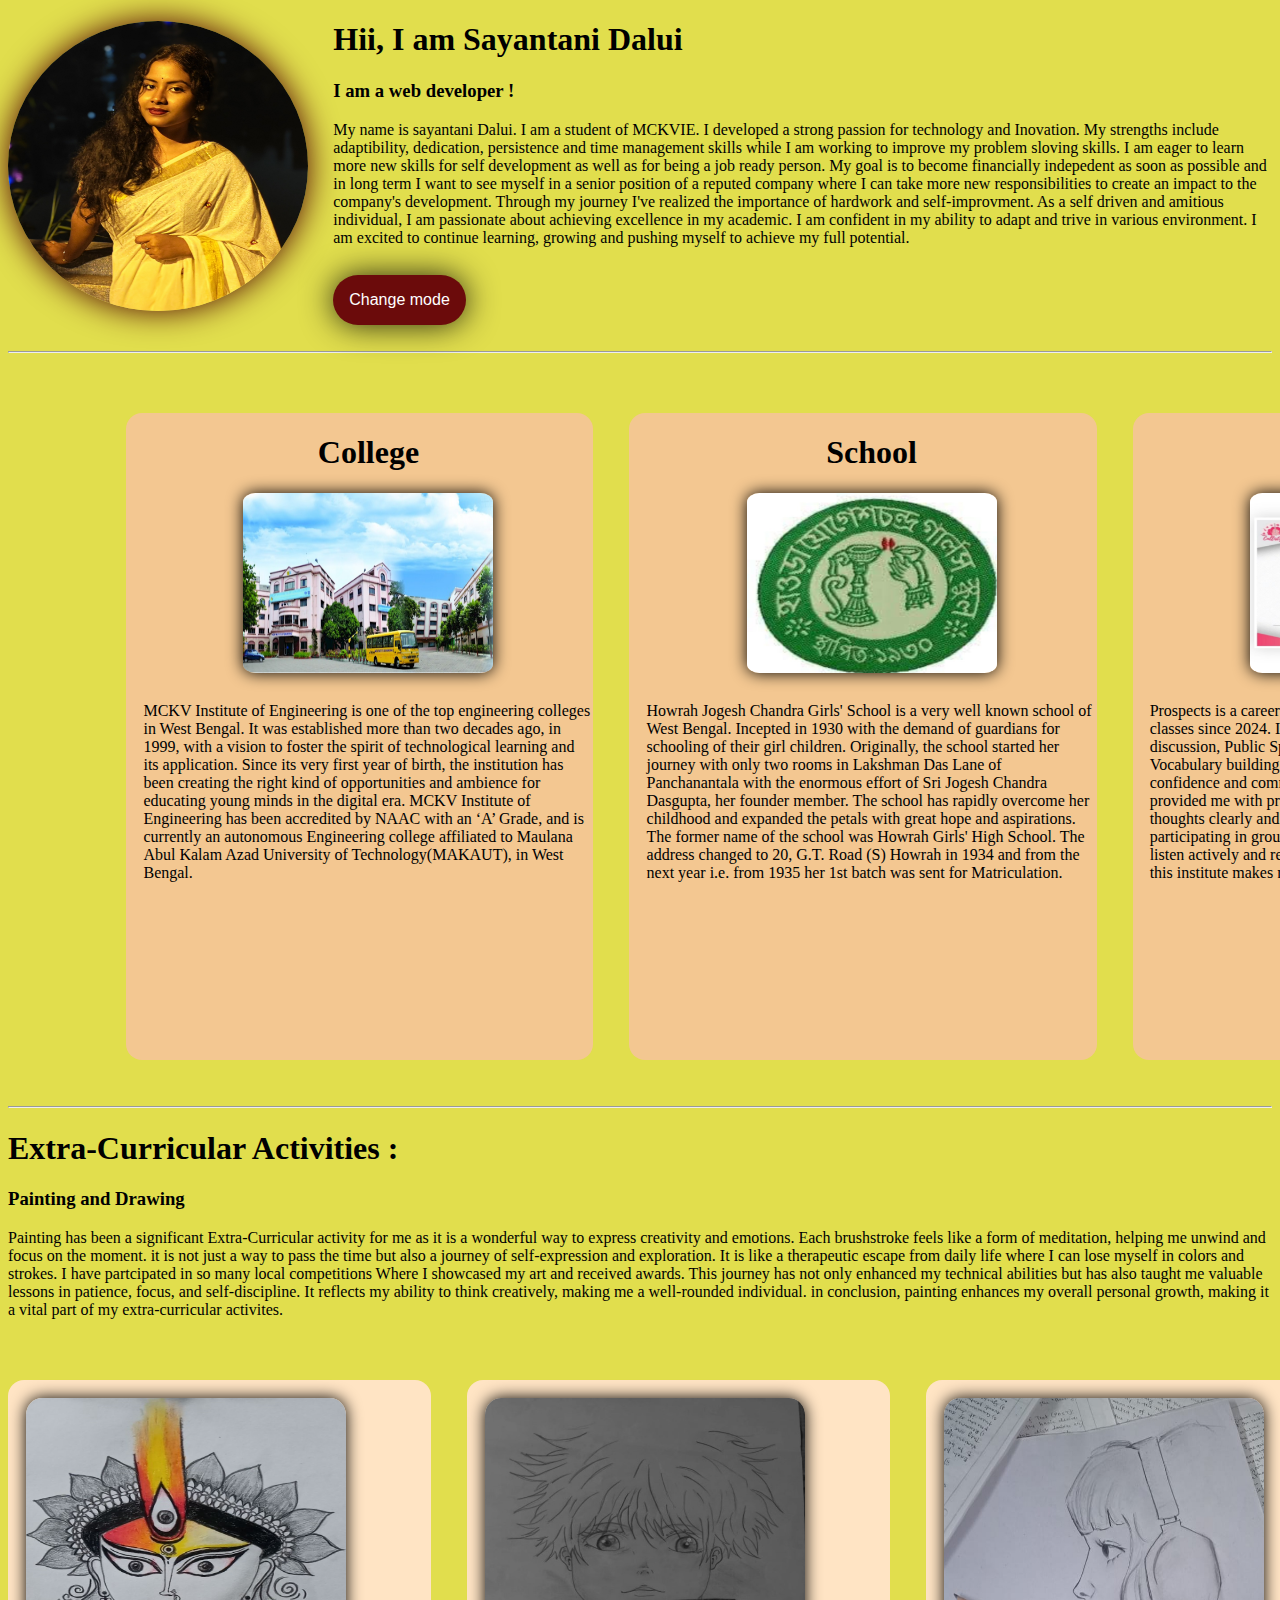
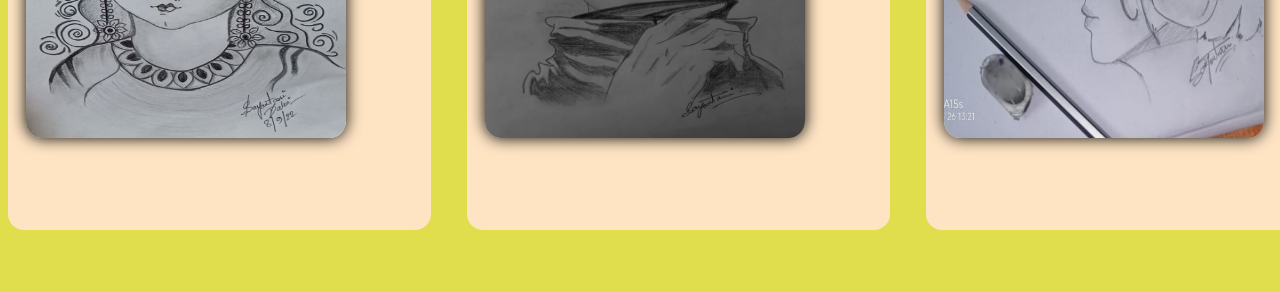
<file: FirstProject-MyDetails/index.html>
<!DOCTYPE html>
<html lang="en">
<head>
    <meta charset="UTF-8">
    <meta name="viewport" content="width=device-width, initial-scale=1.0">
    <title>My details</title>
    <link rel="stylesheet" href="style1.css">
</head>
<body>
    <div>
        <img src="pictures\IMG_20250202_192014.jpg" height="290" width="300" id="me" >
        <h1>Hii, I am Sayantani Dalui</h1>
        <h3>I am a web developer !</h3>
        <p>My name is sayantani Dalui. I am a student of MCKVIE. I developed a strong passion for technology and Inovation. My strengths include adaptibility, dedication, persistence and time management skills while I am working to improve my problem sloving skills. I am eager to learn more new skills for self development as well as for being a job ready person. My goal is to become financially indepedent as soon as possible and in long term I want to see myself in a senior position of a reputed company where I can take more new responsibilities to create an impact to the company's development. Through my journey I've realized the importance of hardwork and self-improvment. As a self driven and amitious individual, I am passionate about achieving excellence in my academic. I am confident in my ability to adapt and trive in various environment. I am excited to continue learning, growing and pushing myself to achieve my full potential.</p>
        <button id="mode">Change mode</button>
    </div><br>
    <hr>
    <div id="main">
        <div class="container">
            <div class="card1">
                <h1 align="center">College</h1>
                <div align="center"><img src="pictures\Screenshot (1).png" height="180" width="250" id="info"></div>
            <p id="para">MCKV Institute of Engineering is one of the top engineering colleges in West Bengal. It was established more than two decades ago, in 1999, with a vision to foster the spirit of technological learning and its application. Since its very first year of birth, the institution has been creating the right kind of opportunities and ambience for educating young minds in the digital era. MCKV Institute of Engineering has been accredited by NAAC with an ‘A’ Grade, and is currently an autonomous Engineering college affiliated to Maulana Abul Kalam Azad University of Technology(MAKAUT), in West Bengal. </p>
            </div>
            <div class="card1">
                <h1 align="center">School</h1>
              <div align="center"> <img src="pictures\IMG_20241227_174249.jpg" height="180"width="250" id="info"></div>
            <p id="para">Howrah Jogesh Chandra Girls' School is a very well known school of West Bengal. Incepted in 1930 with the demand of guardians for schooling of their girl children. Originally, the school started her journey with only two rooms in Lakshman Das Lane of Panchanantala with the enormous effort of Sri Jogesh Chandra Dasgupta, her founder member. The school has rapidly overcome her childhood and expanded the petals with great hope and aspirations. The former name of the school was Howrah Girls' High School. The address changed to 20, G.T. Road (S) Howrah in 1934 and from the next year i.e. from 1935 her 1st batch was sent for Matriculation.</p>
            </div>
            <div class="card1">
                <h1 align="center">Prospects</h1>
                <div align="center"><img src="pictures\IMG-20241229-WA0007.jpg"height="180"width="250" id="info"></div>
                <p id="para">Prospects is a career building institute where I have been attending classes since 2024. I have accuired a great knowledge about Group discussion, Public Speaking, handling corporate Interviews, Vocabulary building and much more. This helps me a lot to boost my confidence and communication skills. The comprehensive training provided me with practical insights enabling me articulate my thoughts clearly and engage effectively with diverse audiences. participating in group discussion or personal enhanced my ability to listen actively and respond thoughtfully in real-life scenarios. Overall this institute makes me stronger in all possible ways.
                </p>
            </div>
        </div>
    </div>
    <hr>
    <div>
    <h1>Extra-Curricular Activities :</h1>
    <h3>Painting and Drawing</h3>
    <p>Painting has been a significant Extra-Curricular activity for me as it is a wonderful way to express creativity and emotions. Each brushstroke feels like a form of meditation, helping me unwind and focus on the moment. it is not just a way to pass the time but also a journey of self-expression and exploration. It is like a therapeutic escape from daily life where I can lose myself in colors and strokes. I have partcipated in so many local competitions Where I showcased my art and received awards. This journey has not only enhanced my technical abilities but has also taught me valuable lessons in patience, focus, and self-discipline. It reflects my ability to think creatively, making me a well-rounded individual. in conclusion, painting enhances my overall personal growth, making it a vital part of my extra-curricular activites.  </p>
    </div>
    <div id="painting">
        <div id="paint">
            <div class="art">
                <img src="pictures\Snapchat-1027014707.jpg" height="340" width="320" id="p">
            </div>
            <div class="art">
                <img src="pictures\IMG_20241228_214342.jpg" height="340" width="320" id="p">
            </div>
            <div class="art">
                <img src="pictures\IMG_20241229_172944.jpg" height="340" width="320" id="p">
            </div>
            <div class="art">
                <img src="pictures\IMG-20241011-WA0004[1].jpg" height="340" width="320" id="p">
            </div>
        </div>
    </div>
    <script src="logic.js"></script>
</body>
</html>
</file>
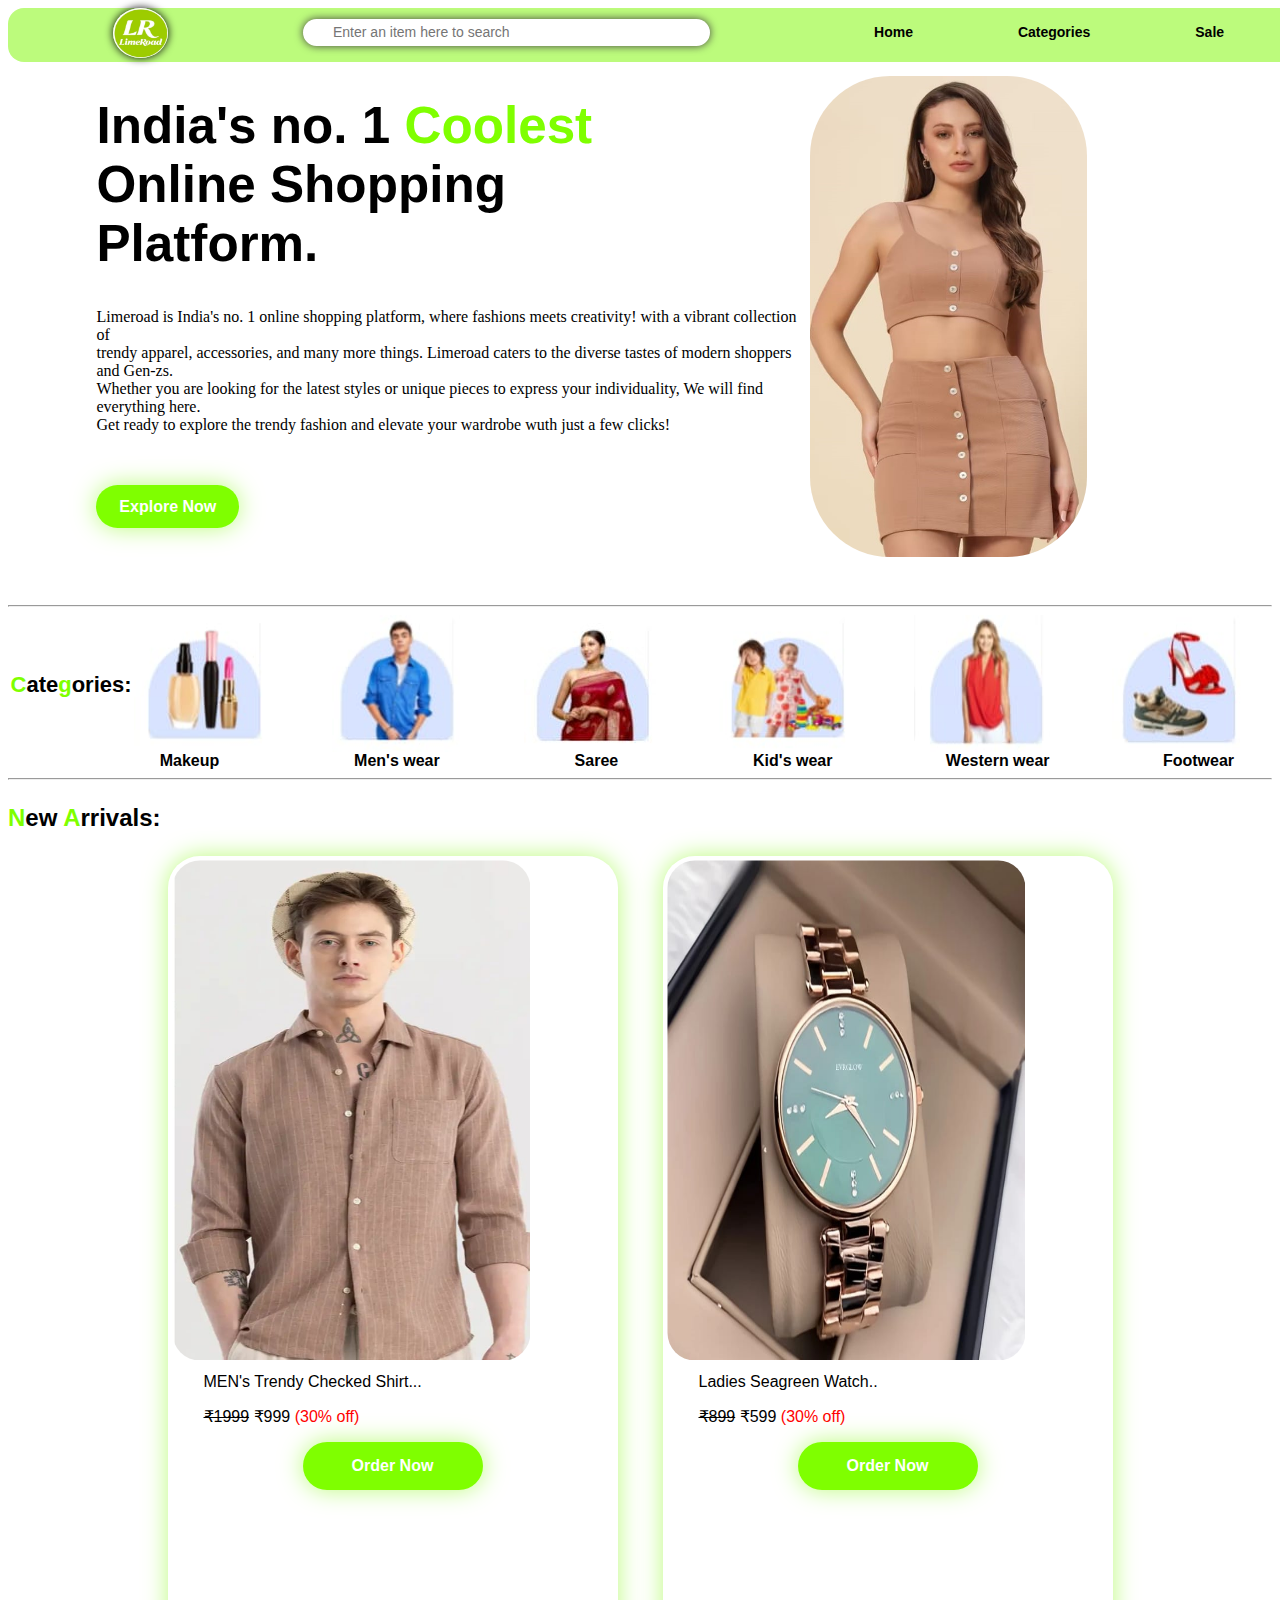
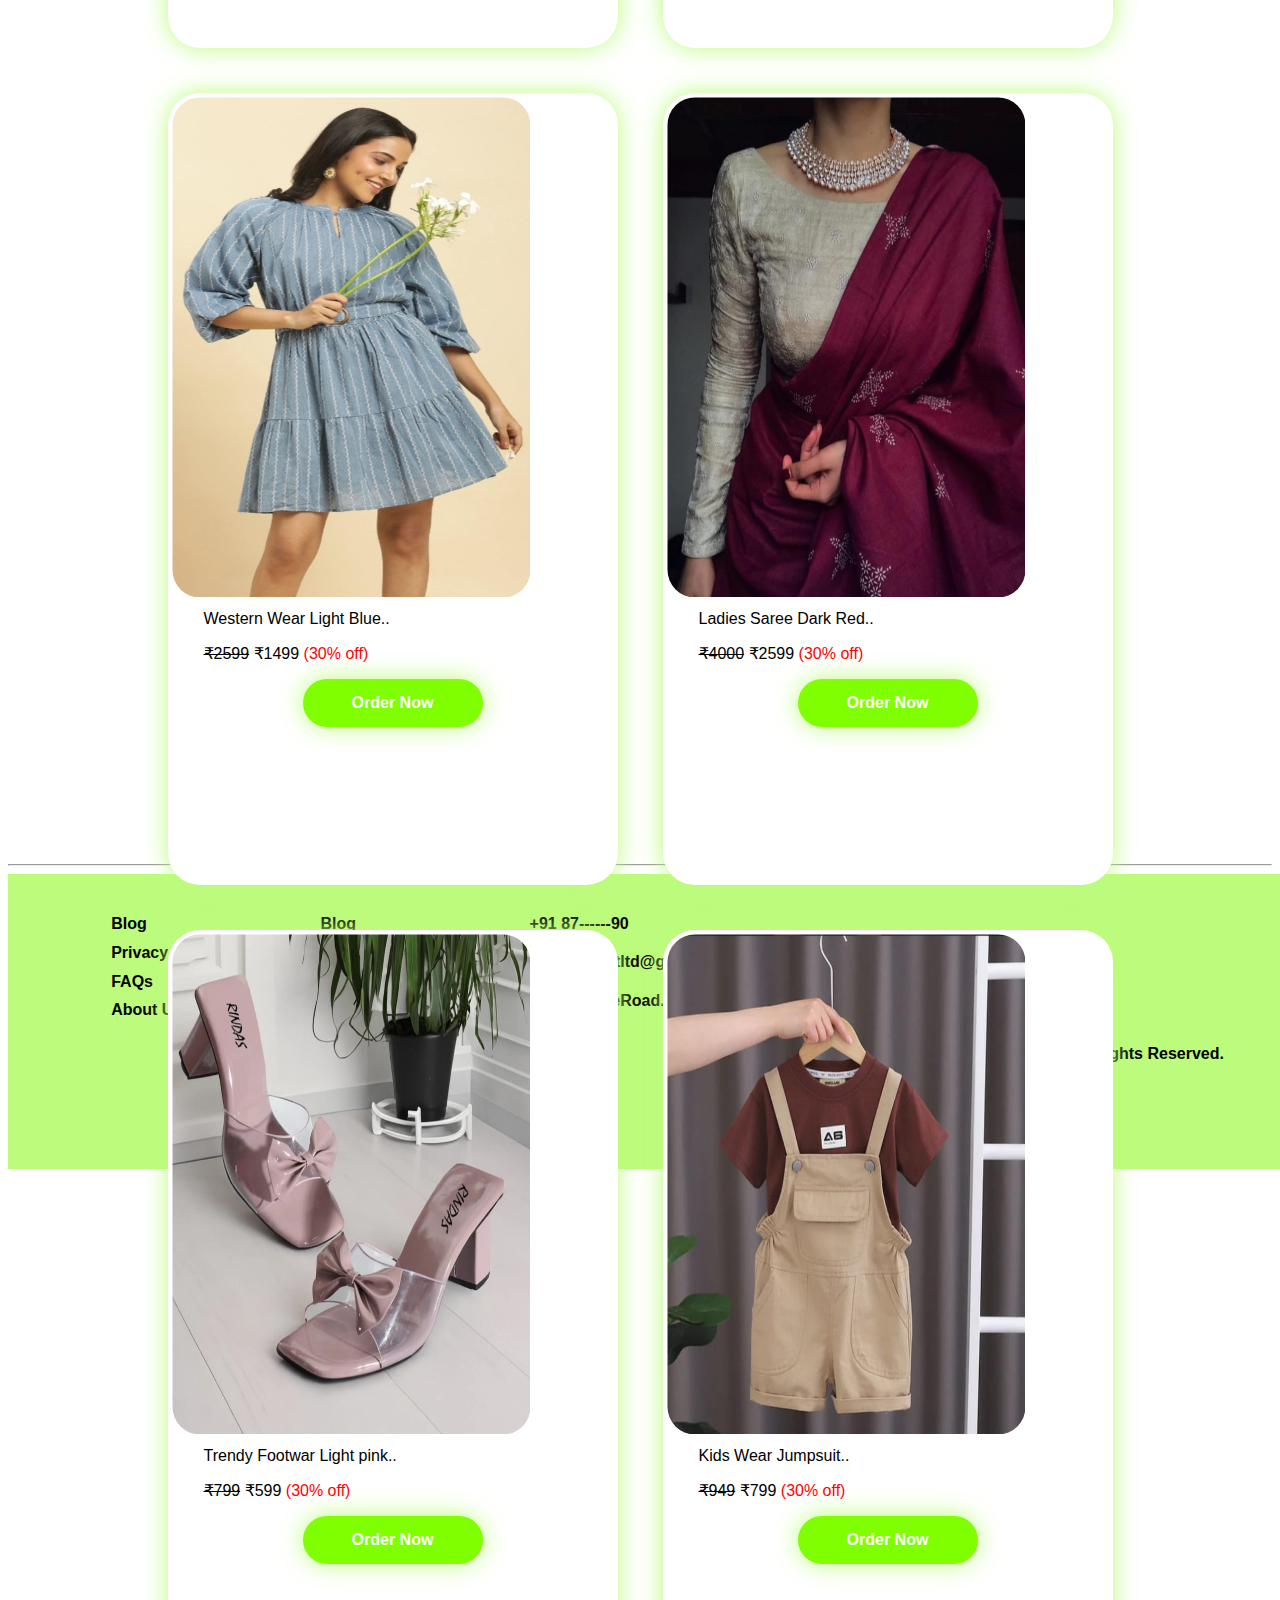
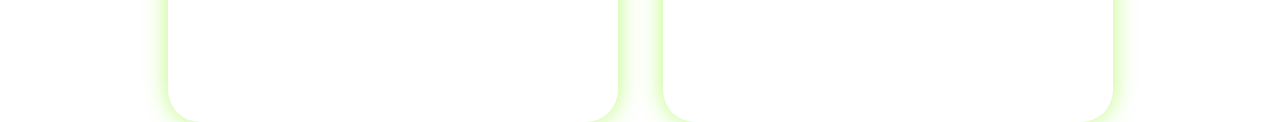
<file: Online-Shopping-Site/index.html>
<!DOCTYPE html>
<html lang="en">
<head>
    <meta charset="UTF-8">
    <meta name="viewport" content="width=device-width, initial-scale=1.0">
    <title>Online shopping platform</title>
    <link rel="stylesheet" href="style.css">
</head>
<body>
    <div id="navbar">
            <img src="shopping\IMG-20250211-WA0019.jpg" height="50" width="55" id="logo">
           <input type="text" placeholder="Enter an item here to search" id="search">
            <h4 class="list"><a href="#wrtting">Home</a></h4>
            <h4 class="list"><a href="#middle">Categories</a></h4>
            <h4 class="list"><a href="#sale">Sale</a></h4>
            <h4 class="list"><a href="#footer">Contact Us</a></h4>
    </div>
    <div id="upper">
        <div id="wrtting">
            <h1>India's no. 1 <span>Coolest</span> <br>Online Shopping<br> Platform.</h1>
            <p>Limeroad is India's no. 1 online shopping platform, where fashions meets creativity! with a vibrant collection of<br> trendy apparel, accessories, and many more things. Limeroad caters to the diverse tastes of modern shoppers and Gen-zs. <br> Whether you are looking for the latest styles or unique pieces to express your individuality, We will find everything here.<br>
                Get ready to explore the trendy fashion and elevate your wardrobe wuth just a few clicks!
            </p>
            <button id="btn1">Explore Now</button>
        </div>
        <div id="photo">
            <img src="shopping\IMG-20250211-WA0011.jpg" height="90%" width="60%" id="pic1">
        </div>
    </div><hr>
    <div id="middle">
        <div id="Categories"><span>C</span>ate<span>g</span>ories:</div>
        <div id="item">
            <img src="shopping\IMG-20250211-WA0004.jpg">
            <img src="shopping\IMG-20250211-WA0010.jpg">
            <img src="shopping\IMG-20250211-WA0018.jpg">
            <img src="shopping\IMG-20250211-WA0017.jpg">
            <img src="shopping\IMG-20250211-WA0005.jpg">
            <img src="shopping\IMG-20250211-WA0009.jpg">
        </div>
    </div>
    <div id="wrt1">
        <b>Makeup</b>
        <b id="m">Men's wear</b>
        <b id="s">Saree</b>
        <b id="k">Kid's wear</b>
        <b>Western wear</b>
        <b>Footwear</b>
    </div><hr>
    <h3 id="sale"><span>N</span>ew <span>A</span>rrivals:</h3>
    <div id="main">
        <div id="container">
            <div class="card">
                <img src="shopping\IMG-20250211-WA0007.jpg" height="500px" width="358px" id="pic2">
                <p id="info">MEN's Trendy Checked Shirt...</p>
                <p id="description"><s>₹1999</s>     ₹999 <span id="d">(30% off)</span></p>
                <button id="btn2">Order Now</button>
            </div>
            <div class="card">
                <img src="shopping\IMG-20250211-WA0016.jpg"height="500px" width="358px" id="pic2">
                <p id="info">Ladies Seagreen Watch..</p>
                <p id="description"><s>₹899</s>     ₹599 <span id="d">(30% off)</span></p>
                <button id="btn2">Order Now</button>
            </div>
            <div class="card">
                <img src="shopping\Screenshot_2025-02-12-20-15-48-50.jpg"height="500px" width="358px" id="pic2">
                <p id="info">Western Wear Light Blue..</p>
                <p id="description"><s>₹2599</s>     ₹1499 <span id="d">(30% off)</span></p>
                <button id="btn2">Order Now</button>
            </div>
            <div class="card">
                <img src="shopping\IMG-20250211-WA0012.jpg" height="500px" width="358px" id="pic2">
                <p id="info">Ladies Saree Dark Red..</p>
                <p id="description"><s>₹4000</s>     ₹2599 <span id="d">(30% off)</span></p>
                <button id="btn2">Order Now</button>
            </div>
            <div class="card">
                <img src="shopping\IMG-20250211-WA0006.jpg"height="500px" width="358px" id="pic2">
                <p id="info">Trendy Footwar Light pink..</p>
                <p id="description"><s>₹799</s>     ₹599 <span id="d">(30% off)</span></p>
                <button id="btn2">Order Now</button>
            </div>
            <div class="card">
                <img src="shopping\IMG-20250211-WA0013.jpg"height="500px" width="358px" id="pic2">
                <p id="info">Kids Wear Jumpsuit..</p>
                <p id="description"><s>₹949</s>     ₹799 <span id="d">(30% off)</span></p>
                <button id="btn2">Order Now</button>
            </div>
        </div>
    </div>
    <div style="height:250px"></div><hr>
    <div id="footer">
        <ul id="list1">
            <li>Blog</li>
            <li>Privacy Policy</li>
            <li>FAQs</li>
            <li>About Us</li>
        </ul>
        <ul id="list2">
            <li>Blog</li>
            <li>Privacy Policy</li>
            <li>FAQs</li>
            <li>About Us</li>
        </ul>
        <ul id="list3">
            <li>+91 87------90</li>
            <li>limeroadpvtltd@gmail.com</li>
            <li>https://LimeRoad.com</li>
        </ul>
        <p id="last">©www.limeroad.com. All Rights Reserved.</p>
    </div>
</body>
</html>
</file>
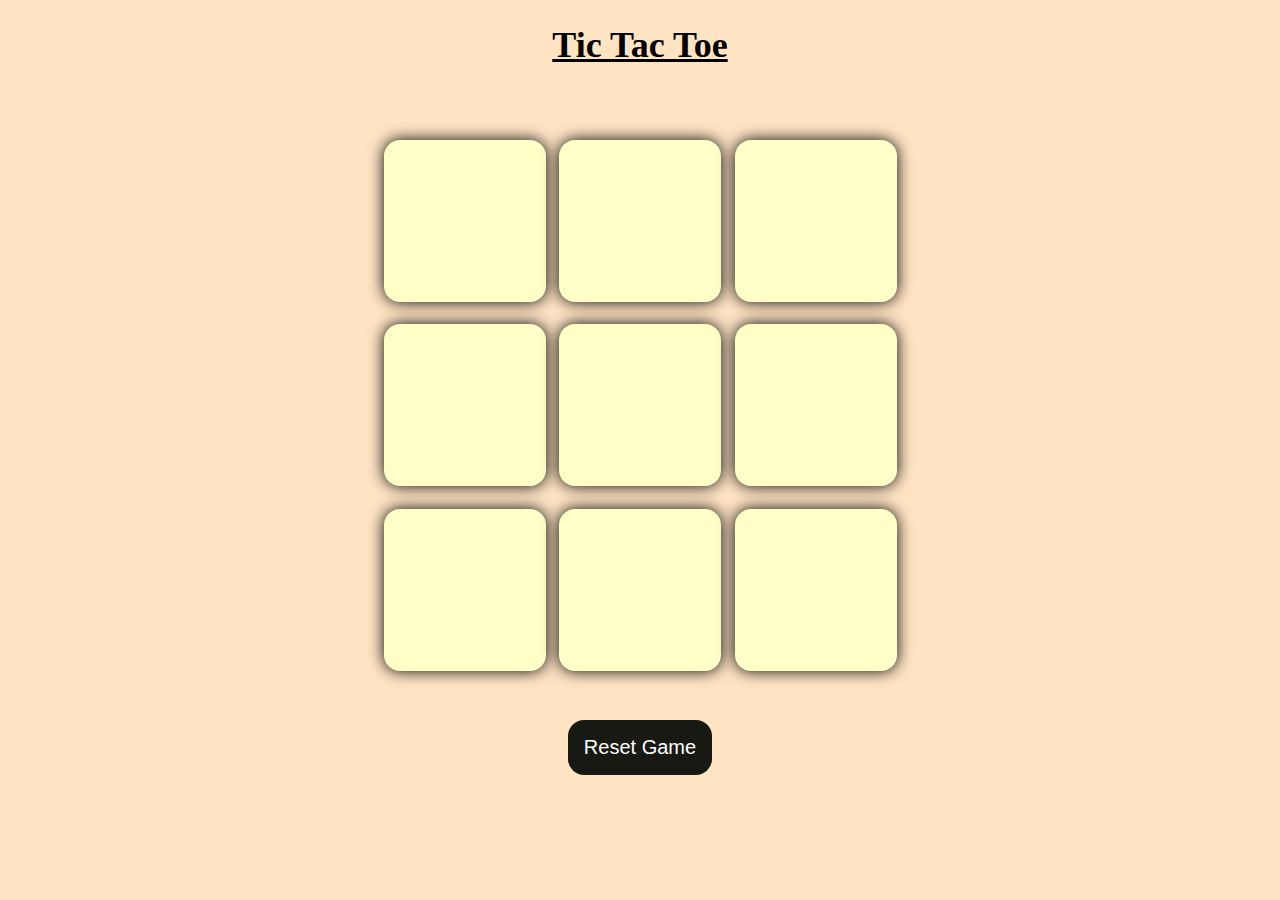
<file: Tic-Tac-Toe-Game/index.html>
<!DOCTYPE html>
 <html lang="en">
 <head>
    <meta charset="UTF-8">
    <meta name="viewport" content="width=device-width, initial-scale=1.0">
    <title>Tic Tac Toe Game</title>
    <link rel="stylesheet" href="style.css">
 </head>
 <body>
    <div class=" msg hide">
        <p id="msg">Winner</p>
    </div>
    <main>
    <h1><u>Tic Tac Toe</u></h1>
    <div class="container">
    <div class="game">
        <button class="box"></button>
        <button class="box"></button>
        <button class="box"></button>
        <button class="box"></button>
        <button class="box"></button>
        <button class="box"></button>
        <button class="box"></button>
        <button class="box"></button>
        <button class="box"></button> 
    </div>
    </div>
    <button id="reset">Reset Game</button>
    </main>
<script src="javascript.js"></script>
 </body>
 </html>
</file>
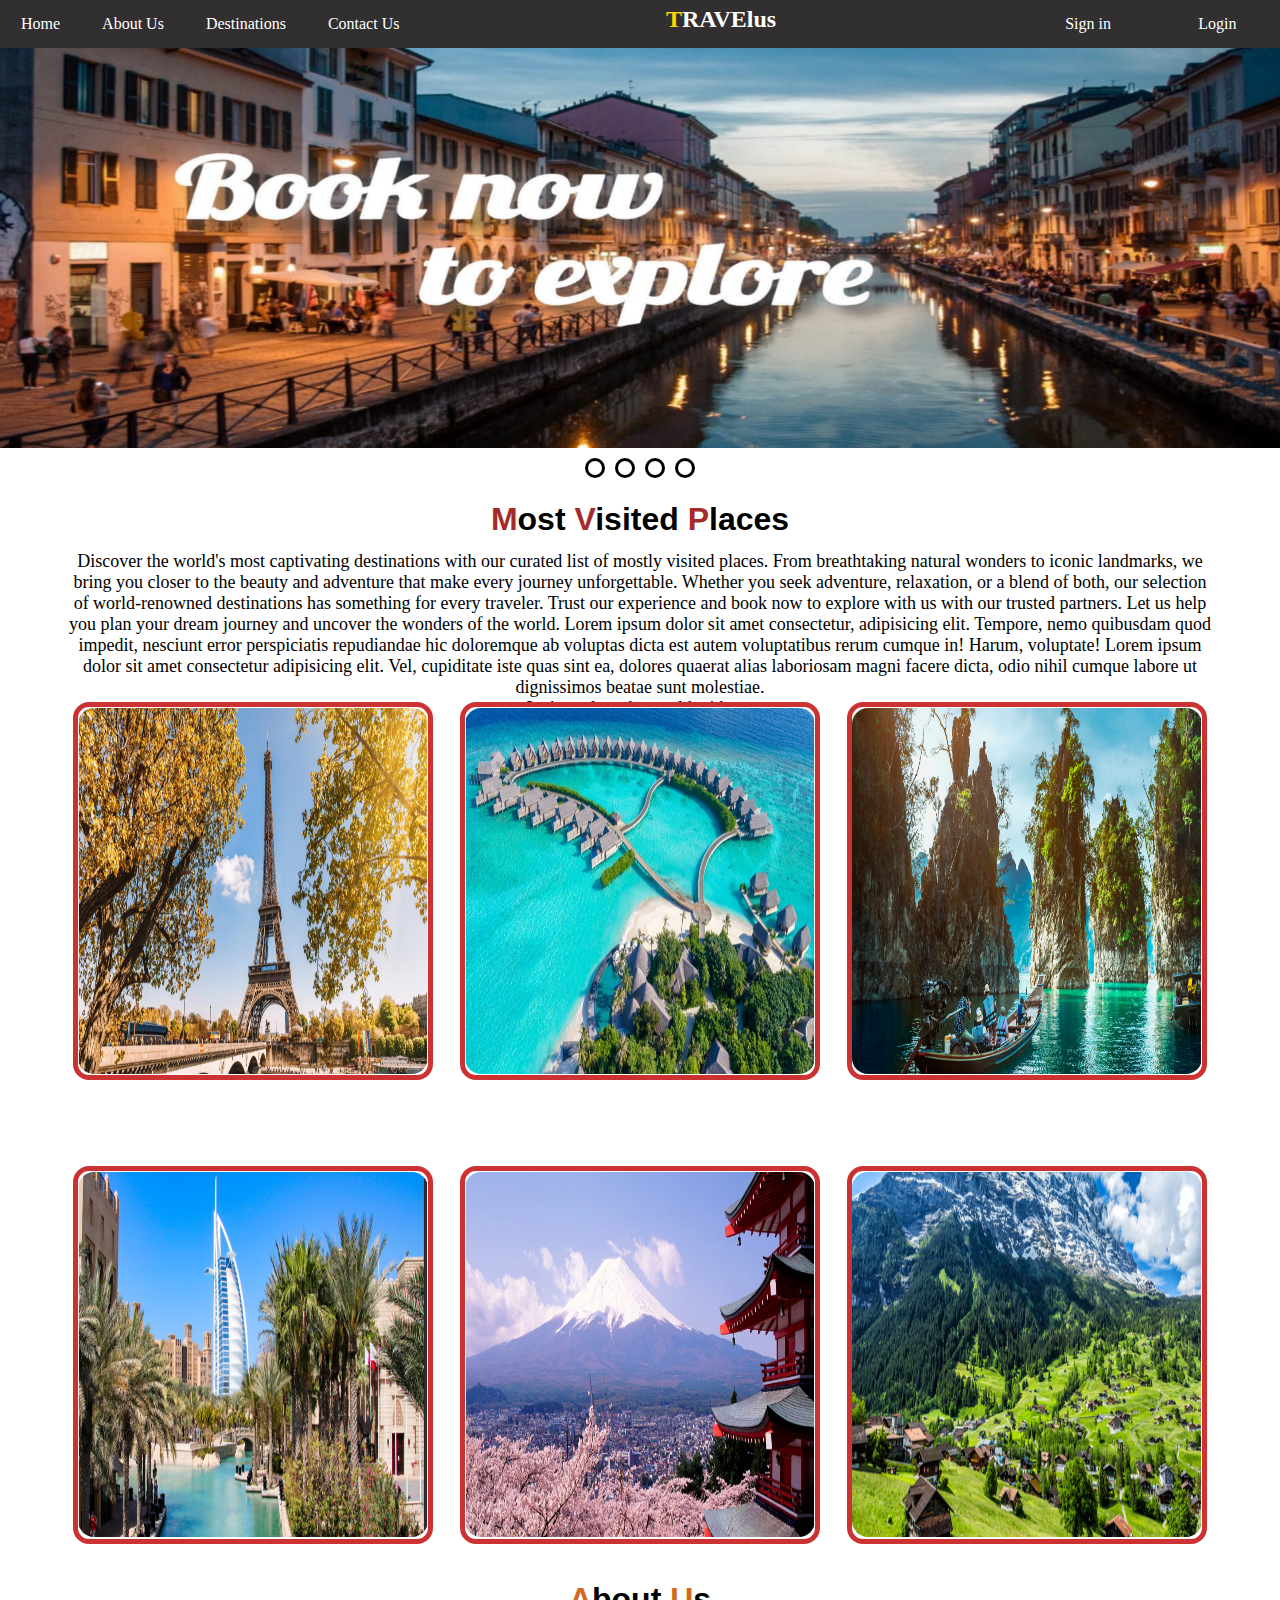
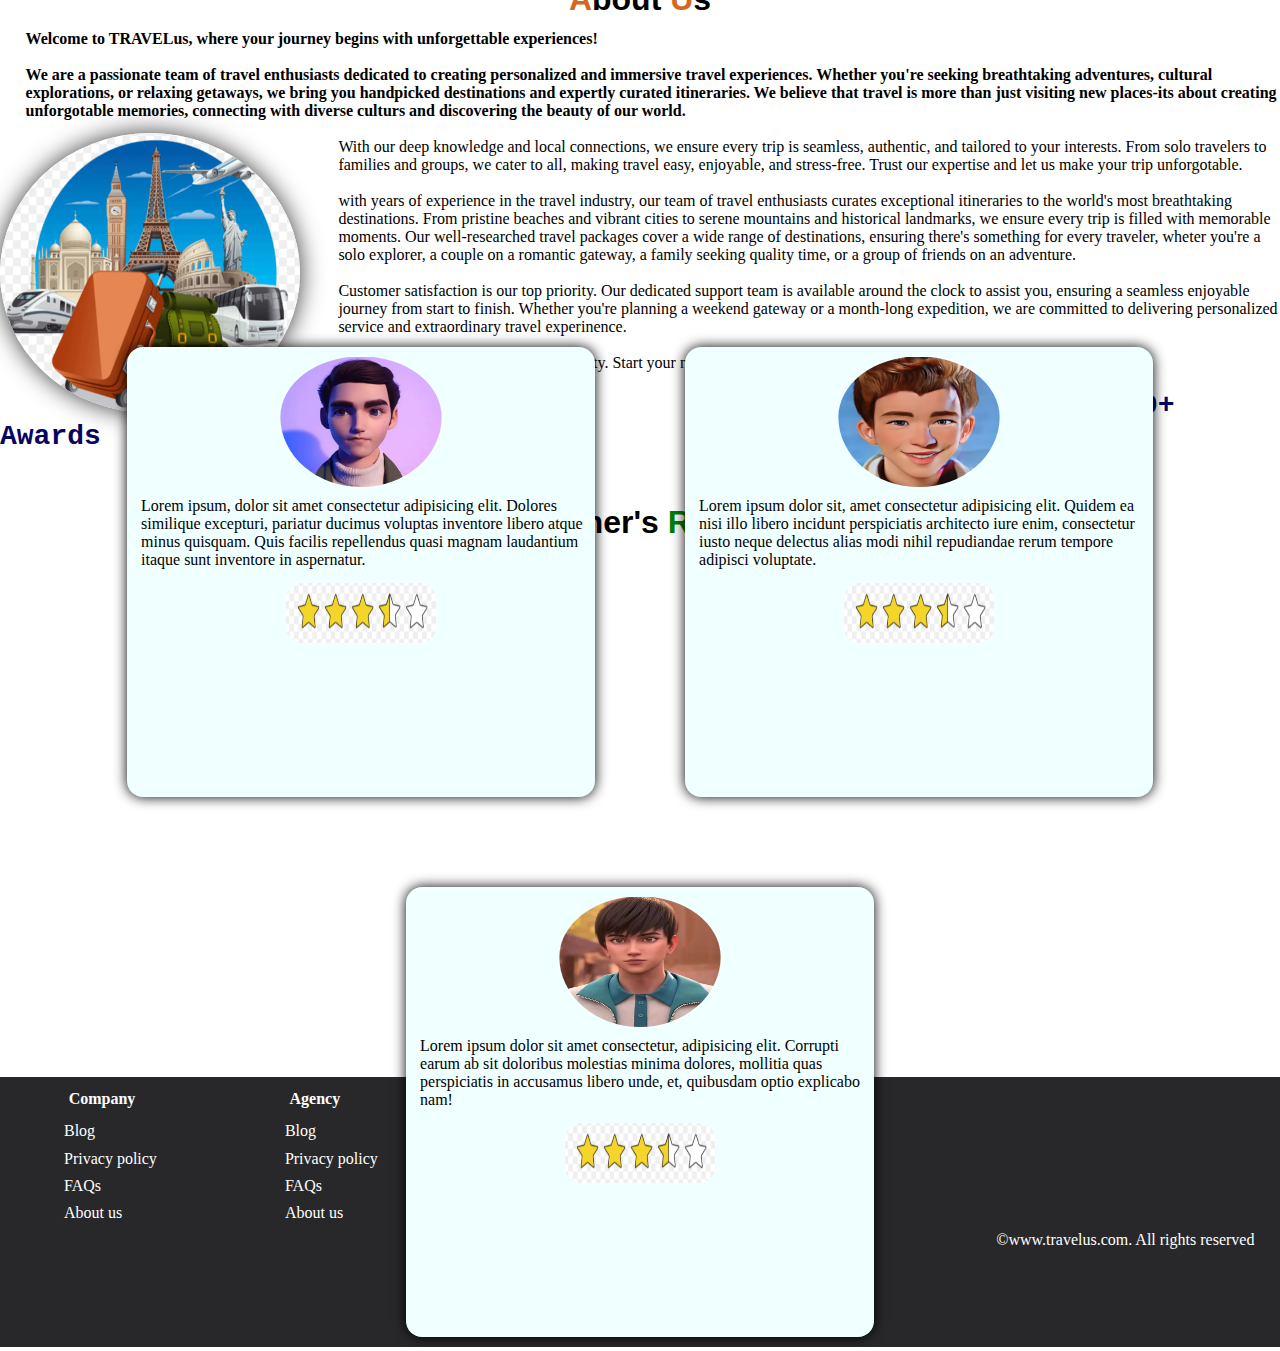
<file: Traveling-website/index.html>
<!DOCTYPE html>
<html lang="en">
<head>
    <meta charset="UTF-8">
    <meta name="viewport" content="width=device-width, initial-scale=1.0">
    <title>Home page</title>
    <link rel="stylesheet" href="Css/homestyle.css">
   <script>
       
        window.onload=function(){
            fetch('Components/header.html')
            .then(response=> response.text())
            .then(data=>{
                document.getElementById('header').innerHTML=data;
            });
           fetch('Components/slider.html')
           .then(response=>response.text())
           .then(data=>{
            document.getElementById('slider').innerHTML=data;
           });
           fetch('Components/visitedplace.html')
           .then(response=>response.text())
           .then(data=>{
            document.getElementById('most').innerHTML=data;
           });
           fetch('Components/about.html')
           .then(response=>response.text())
           .then(data=>{
            document.getElementById('about').innerHTML=data;
           });
           fetch('Components/review.html')
           .then(response=>response.text())
           .then(data=>{
            document.getElementById('review').innerHTML=data;
           });
           fetch('Components/footer.html')
           .then(response=>response.text())
           .then(data=>{
            document.getElementById('Footer').innerHTML=data;
           });
        };
    </script>
</head>
<body>
    <div id="header"></div>
    <div id="slider"></div>
    <h1 id="visit"><span id="m">M</span>ost  <span id="m">V</span>isited <span id="m">P</span>laces</h1>
    <p id="visit1">Discover the world's most captivating destinations with our curated list of mostly visited places. From breathtaking natural wonders to iconic landmarks, we bring you closer to the beauty and adventure that make every journey unforgettable. Whether you seek adventure, relaxation, or a blend of both, our selection of world-renowned destinations has something for every traveler. Trust our experience and book now to explore with us with our trusted partners. Let us help you plan your dream journey and uncover the wonders of the world. Lorem ipsum dolor sit amet consectetur, adipisicing elit. Tempore, nemo quibusdam quod impedit, nesciunt error perspiciatis repudiandae hic doloremque ab voluptas dicta est autem voluptatibus rerum cumque in! Harum, voluptate! Lorem ipsum dolor sit amet consectetur adipisicing elit. Vel, cupiditate iste quas sint ea, dolores quaerat alias laboriosam magni facere dicta, odio nihil cumque labore ut dignissimos beatae sunt molestiae.<br> Let's explore the world with us.</p>
    <div id="most"></div>
    <div style="height: 220px;"></div>
    <div id="about"></div>
    <h1> Customer's <span id="r">R</span>eviews</h1>
    <div id="review"></div>
    <div style="height: 100px;"></div>
    <div id="Footer"></div>
</body>
</html>
</file>
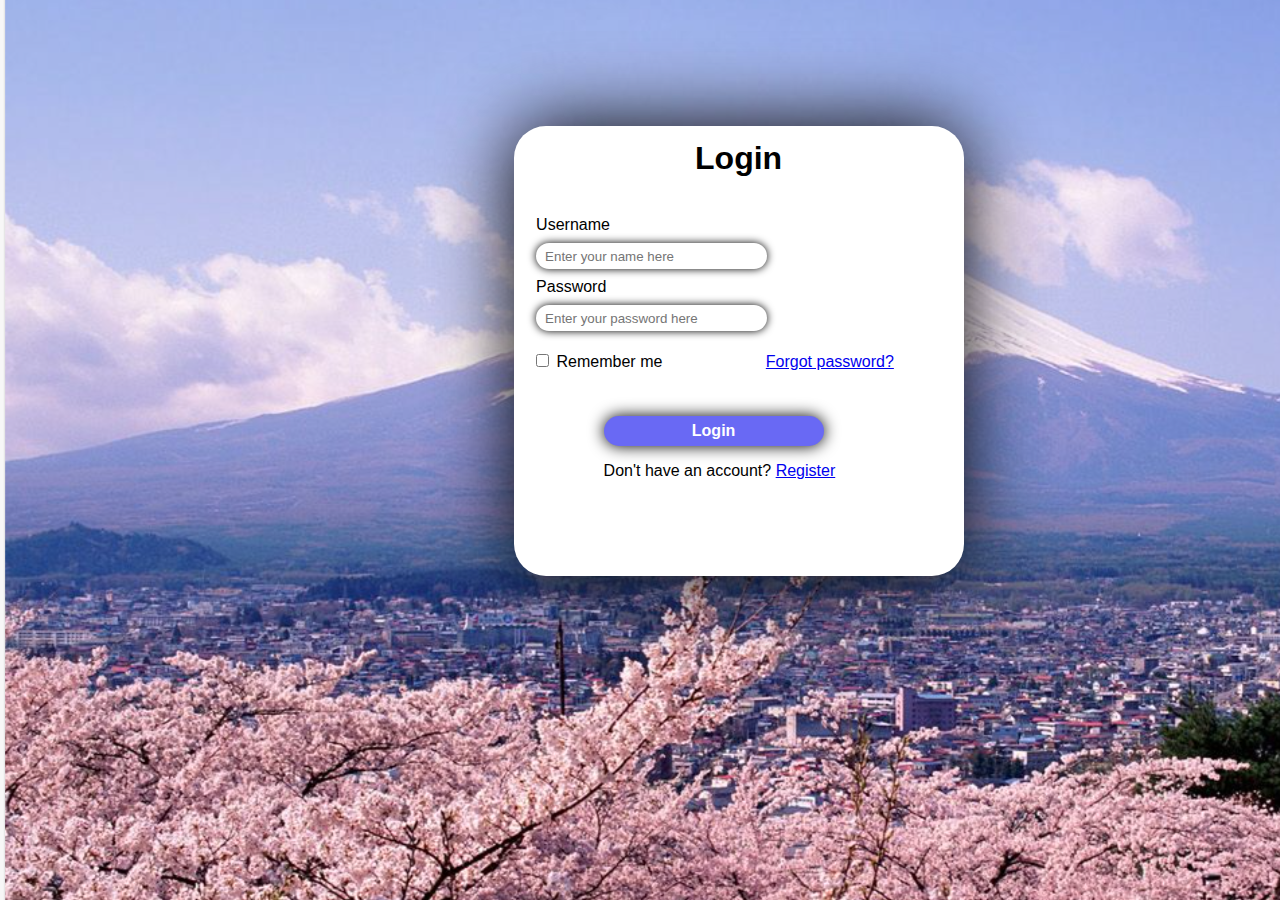
<file: Traveling-website/Components/login.html>
<!DOCTYPE html>
<html lang="en">
<head>
    <meta charset="UTF-8">
    <meta name="viewport" content="width=device-width, initial-scale=1.0">
    <title>Login page</title>
    <link rel="stylesheet" href="../Css/loginstyle.css">
</head>
<body>
    <div class="main">
        <div class="container">
            <h1 id="heading">Login</h1><br>
            <form id="div1">
                <div id="di1"><label id="label">Username</label><br></div>
                <div id="di2"><input type="text" placeholder="Enter your name here" id="label1"><br></div>
                <div id="di3"><label id="label">Password</label></div>
                <div id="di4"><input type="password" placeholder="Enter your password here" id="label2"></div>

                <input type="checkbox" id="check1">
                <label id="check2">Remember me</label>
                <a href="#" id="link">Forgot password?</a>

                <input type="submit" value="Login" id="login"><br>
                <p id="para">Don't have an account? <a href="Components/signup.html">Register</a></p>
            </form>
        </div>
    </div>
</body>
</html>
</file>
<file: FirstProject-MyDetails/style1.css>
#me{
    float: left;
    border: none;
    border-radius: 50%;
    margin-right: 2%;
    box-shadow: 0 0 2rem rgb(78, 2, 2);
}
#main{
    height:80vh;
    justify-content: center;
    align-items: center;
}
.container{
    height:40vmin;
    width: 190vmin;
    justify-content: center;
    display: flex;
    align-items: center;
    flex-wrap: wrap;
    gap: 4vmin;
    margin-top: 2%;
}
.card1{
    height:70vmin;
    width:50vmin;
    background-color: rgb(243, 199, 145);
    border: none;
    border-radius: 1rem;
    color: black;
    padding-left: 1%;
    padding-bottom: 1%;
    margin-top: 2%;
}
.card1:hover{
    box-shadow: 0 0 3rem rgb(112, 7, 7);
    transform:scale(1,1.1);
    transition: 0.5s ease;
}
body{
    background-color: rgba(222, 219, 59, 0.907);
}
#painting{
    height:60vh;
    justify-content: center;
    align-items: center;
}
#paint{
    height:40vmin;
    width: 200vmin;
    justify-content: center;
    display: flex;
    align-items: center;
    flex-wrap: wrap;
    gap: 4vmin;
    margin-top: 2%;
}
.art{
    height:46vmin;
    width:45vmin;
    background-color: bisque;
    border: none;
    border-radius: 1rem;
    padding-left: 1%;
    padding-bottom: 1%;
    padding-top: 1%;
    margin-top: 2%;
}
.art:hover{
    box-shadow: 0 0 3rem rgb(131, 6, 6);
    transform:scale(1,1.1);
    transition: 0.5s ease;
}
#mode{
    padding:1rem;
    font-size: 1rem;
    background-color: rgb(107, 11, 11);
    color:white;
    border-radius: 2rem;
    border: none;
    box-shadow: 0 0 2rem rgba(0, 0, 0, 0.842);
    align-items: center;
    margin-top: 1%;
}
.dark{
    background-color: rgba(3, 3, 3, 0.94);
    color: white;
}
.light{
    background-color: rgba(222, 219, 59, 0.907) ;
    color: black;
}
#info,#p{
    border-radius: 5%;
    box-shadow: 0 0 1rem black;
}
#para{
    padding-top: 2%;
}
</file>
<file: Online-Shopping-Site/style.css>
#navbar{
    height: 54px;
    width: 1500px;
    background-color:rgb(188, 251, 124);
    border-radius: 1rem;
    display: flex;
    justify-content: space-between;
}
.list{
    float: right;
    padding-right: 7%;
    margin-top: 1%;
}
.list a{
    color: black;
    text-decoration: none;
    font-size: 14px;
    font-family:Verdana, Geneva, Tahoma, sans-serif;
}
#logo{
border-radius: 50%;
margin-top: 0%;
margin-left: 7%;
box-shadow: 0 0 0.5rem black;
}
#search{
    margin-left: 9%;
    margin-right: auto;
     width: 25%;
    height:25px;
    border-radius: 3rem;
    border: none; 
    box-shadow: 0 0 0.5rem rgb(67, 64, 64);
   padding-left: 2%;
    font-size: 14px;
    margin-top: 0.7%;
}
#upper{
    display: flex;
    justify-content: space-between;
    margin-left: 7%;  
}
#pic1{
    margin-top: 3%;
    border-radius: 5rem;
    margin-right: 3%;
}
span{
    color:chartreuse;
}
h1{
    font-size: 4vw;
    font-family: Verdana, Geneva, Tahoma, sans-serif;
}
#btn1{
    background-color: chartreuse;
    color: white;
    margin-top: 5%;
    height: 8%;
    width: 20%;
    border-radius: 3rem;
    font-size: 16px;
    font-weight: bold;
    border: none;
    box-shadow: 0 0 1.5rem rgb(188, 251, 124);
    font-family: Verdana, Geneva, Tahoma, sans-serif;
}
#middle{
    display: grid;
    grid-template-columns: 10% 90%;
}
#item,#wrt1{
    display: flex;
    justify-content: space-between;
    margin-right: 2%;
}
#wrt1{
    margin-left: 12%;
    margin-right: 3%;
    font-family: Verdana, Geneva, Tahoma, sans-serif;  
}
#Categories{
    font-family: Verdana, Geneva, Tahoma, sans-serif;
    padding-top: 45%;
    font-weight: bold;
    font-size: 22px;
    padding-left: 2%;
}
#s,#k,#m{
    padding-left: 2%;
}
#main{
    height:150vh;
    display: flex;
    justify-content: center;
    align-items: center;
}
#container{
    
    height: 150vmin;
    width: 160vmin;
    display: flex;
    justify-content: center;
    align-items: center;
    flex-wrap: wrap;
    gap: 5vmin;
}
.card{
    height:88vmin;
    width:50vmin;
    background-color: #fff;
    border-radius: 2rem;
    box-shadow: 0 0 1.5rem rgb(188, 251, 124);
    
}
h3{
    font-family: Verdana, Geneva, Tahoma, sans-serif;
    font-size: 24px;
}
#pic2{
    padding: 1% 1%;
    border-radius: 2rem;
}
#description{
    padding-left: 8%;
    font-family: Verdana, Geneva, Tahoma, sans-serif;
}
#d{
    color: red;
}
#btn2{
    background-color: chartreuse;
    color: white;
    margin-left: 30%;
    height: 6%;
    width: 40%;
    border-radius: 3rem;
    font-size: 16px;
    font-weight: bold;
    border: none;
    box-shadow: 0 0 1.5rem rgb(188, 251, 124);
    font-family: Verdana, Geneva, Tahoma, sans-serif;
}
#info{
    padding-left: 8%;
    margin-top: 1%;
    font-family: Verdana, Geneva, Tahoma, sans-serif;
}
#footer{
    height: 30vh;
    width: 96%;
    background-color: rgb(188, 251, 124);
    font-family: Verdana, Geneva, Tahoma, sans-serif;
    font-size: 16px;
    font-weight: bold;
    padding-top: 2%;
    padding-left: 5%;
}
#list1,#list2,#list3{
    float: left;
    padding-right: 5%;
    list-style: none;
}
 #list1 li,#list2 li,#list3 li{
    padding-bottom: 10%;
 }  
 #last{
    float: right;
    margin-right: 5%;
    margin-top: 12%;
 }
</file>
<file: Tic-Tac-Toe-Game/style.css>
body{
    background-color: bisque;
    text-align: center;
}
h1{
    font-size: 36px;
}
.container{
    height:70vh;
    display:flex;
    justify-content: center;
    align-items: center;
    

}
.game{
    height: 60vmin;
    width: 60vmin;
    display:flex;
    flex-wrap: wrap;
    justify-content: center;
    align-items: center;
    gap: 1.5vmin;
}
.box{
  height:18vmin;
  width: 18vmin;
  border-radius: 1rem;
  border: none;
  box-shadow: 0 0 1rem rgba(0, 0, 0, 1);
  font-size: 8vmin;
  color: #b0413e;
  background-color: #ffffc7
}

#msg{
    color:black; 
    font-size: 30vmin;
}
.msg{
    height: 5vmin;
    font-size: 24px;
}
.hide{
    display: none;
}
#reset{
    padding:1rem;
    font-size: 1.25rem;
    background-color: #191913;
    color:#fff;
    border-radius: 1rem;
    border: none;
}
</file>
<file: Traveling-website/Css/homestyle.css>
*{
    margin: 0;
    padding: 0;
    box-sizing: border-box;
}
#visit{
    margin-top: 1%;
    text-align: center;
    font-family:'Gill Sans', 'Gill Sans MT', Calibri, 'Trebuchet MS', sans-serif;
}
#visit1{
    margin-top: 1%;
    text-align: center;
    font-size: 18px;
    padding-left: 5%;
    padding-right: 5%;
}
#m{
    color:brown;
    
}
h1{
    text-align: center;
    margin-top: 4%;
    font-family: 'Gill Sans', 'Gill Sans MT', Calibri, 'Trebuchet MS', sans-serif;;
}
#r{
    color: green;
}
</file>
<file: Traveling-website/Css/loginstyle.css>
body{
    background-image: url('../Images/Screenshot\ \(115\).png');
     font-family: sans-serif;
}
.main{
    justify-content: center;
    align-items: center;
    margin-left: 40%;
    margin-top: 10%;
}
.container{
    height: 50vmin;
    width: 50vmin;
    justify-content: center;
    align-items: center;
    color:black;
    background-color:white;
    border-radius: 2rem;
    box-shadow: 0 0 5rem rgba(0,0,0,1);
}
#heading{
    text-align:center;
    padding-top: 3%;
}
#label1{
    margin-left: 5%;
    border-radius: 1rem;
    border: none;
    height: 24px;
    width: 220px;
    padding-left: 2%;
    box-shadow: 0 0 0.5rem rgba(0,0,0,1);
}
#label{
    margin-left: 5%;
    margin-bottom: 10%; 
}
#label2{
    margin-left: 5%;
   border-radius: 1rem;
   border: none;
   height: 24px;
   width: 220px;
   padding-left: 2%;
   box-shadow: 0 0 0.5rem rgba(0,0,0,1);
}

#div1{
    padding-bottom: 3%;
}
#check1{
    margin-left: 5%;
    margin-top: 5%;
    border: none;
}

#link{
    padding-left: 22%;
}
#login{
    text-align: center;
    border-radius: 1rem;
   border: none;
   height: 30px;
   width: 220px;
   margin-top: 10%;
   margin-left: 20%;
   font-weight: bold;
   font-size: medium;
   background-color: rgb(105, 105, 244);
   color: white;
   box-shadow: 0 0 1rem rgba(0,0,0,1); 
}
#para{
    margin-left: 20%;
}
#di1{
    margin-bottom: 2%;
}
#di2{
    margin-bottom: 2%;
}
#di3{
    margin-bottom: 2%;
}
</file>
